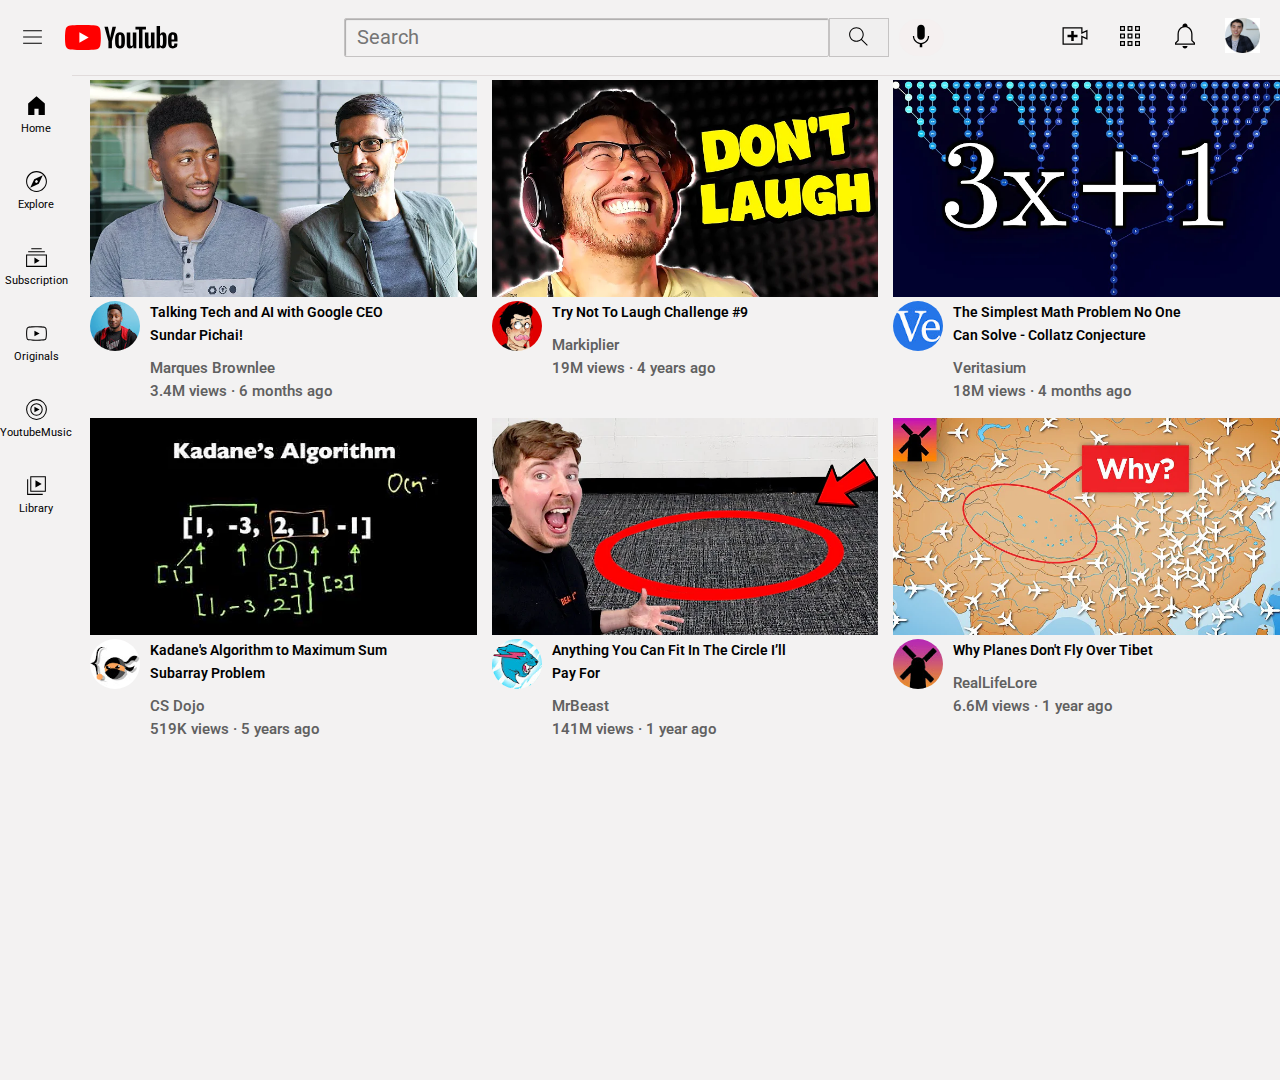
<file: index.html>
<!DOCTYPE html>
  <html>
      <head>
        <title>Youtube.com Clone</title>

        <link rel="preconnect" href="https://fonts.googleapis.com">
    <link rel="preconnect" href="https://fonts.gstatic.com" crossorigin>
    <link href="https://fonts.googleapis.com/css2?family=Roboto&display=swap" rel="stylesheet">

    <link rel="stylesheet" href="style/header.css">
    <link rel="stylesheet" href="style/content.css">
    <link rel="stylesheet" href="style/sidebar.css">
      </head>
    <body class="body"
    style="
    height: 1000px;
    "
    >
      <div class="header">
        <div class="left-sec">
          <img 
          class="hamburger"
          src="hamburger-menu.svg"
          >
          <img 
          class="youtube"
          src="youtube-logo.svg"
          >
        </div>
        <div class="middle-sec">
          <input class="search-bar" type="text" placeholder="Search">
          <button class="search-butt">
            <img 
            class="search"
            src="search.svg"
            >
            <div class="tooltip">Search</div>
          </button>
           <button class="voice-butt">
             <img 
             class="voice-search"
             src="voice-search-icon.svg"
             >
             <div class="tooltip">Voice</div>
           </button>
        </div>
        <div class="right-sec">
          <div class="upload">
            <img 
            class="up"
            src="upload.svg">
            <div class="tooltip">Upload</div>
          </div>
          <div class="youapps">
            <img 
            class="yo"
            src="youtube-apps.svg">
            <div class="tooltip">Apps</div>
          </div>
          <div class="notifi">
            <img 
            class="no"
            src="notifications.svg">
            <div class="tooltip">Notifications</div>
          </div>
          <div class="mychannel">
            <img 
            class="my"
            src="my-channel.jpeg">
          </div>
        </div>
      </div>
      <div class="sidebar">
        
        <div class="sidbar-icon">
          <img src="home.svg">
          <div>Home</div>
        </div>
        <div class="sidbar-icon">
          <img src="explore.svg">
          <div>Explore</div>
        </div>
        <div class="sidbar-icon">
          <img src="subscriptions.svg">
          <div>Subscription</div>
        </div>
        <div class="sidbar-icon">
          <img src="originals.svg">
          <div>Originals</div>
        </div>
        <div class="sidbar-icon">
          <img src="youtube-music (1).svg">
          <div>YoutubeMusic</div>
        </div>
        <div class="sidbar-icon">
          <img src="library.svg">
          <div>Library</div>
        </div>
      </div>
      <div class="div-grid">
        <div class="video-preview">
          <div class="thumb">
            <img class="pic1" src="thumbnail-1.webp">
          </div>
          <div class="chanvideo-grid">
            <div class="channel1">
              <img class="channel" src="channel-1.jpeg">
            </div>
            <div class="videotext">
              <p class="video-title">
                Talking Tech and AI with Google CEO Sundar Pichai!
              </p>
              <p class="video-author">
                Marques Brownlee
              </p>
              <p class="video-stats">
                3.4M views · 6 months ago
              </p>
            </div>
          </div>
    
    
        </div>
    
        <div class="video-preview">
          <div class="thumb">
            <img class="pic1" src="thumbnail-2.webp">
          </div>
        <div class="chanvideo-grid">
          <div class="channel1">
            <img class="channel" src="channel-2.jpeg">
          </div>
          <div class="videotext">
            <p class="video-title">
              Try Not To Laugh Challenge #9
            </p>
            <p class="video-author">
              Markiplier
            </p>
            <p class="video-stats">
              19M views · 4 years ago
            </p>
          </div>
        </div>
        </div>
    
          <div class="video-preview">
            <div class="thumb">
              <img class="pic1" src="thumbnail-4.webp">
            </div>
            <div class="chanvideo-grid">
              <div class="channel1">
                <img class="channel" src="channel-4.jpeg">
              </div>
              <div class="videotext">
                <p class="video-title">
                  The Simplest Math Problem No One Can Solve - Collatz Conjecture
                </p>
                <p class="video-author">
                  Veritasium
                </p>
                <p class="video-stats">
                  18M views · 4 months ago
                </p>
              </div>
            </div>
    
    
          </div>
    
          <div class="video-preview">
            <div class="thumb">
              <img class="pic1" src="thumbnail-5.webp">
            </div>
          <div class="chanvideo-grid">
            <div class="channel1">
              <img class="channel" src="channel-5.jpeg">
            </div>
            <div class="videotext">
              <p class="video-title">
                Kadane's Algorithm to Maximum Sum Subarray Problem
              </p>
              <p class="video-author">
                CS Dojo
              </p>
              <p class="video-stats">
                519K views · 5 years ago
              </p>
            </div>
          </div>
          </div>
    
          <div class="video-preview">
            <div class="thumb">
              <img class="pic1" src="thumbnail-6.webp">
            </div>
            <div class="chanvideo-grid">
              <div class="channel1">
                <img class="channel" src="channel-6.jpeg">
              </div>
              <div class="videotext">
                <p class="video-title">
                  Anything You Can Fit In The Circle I’ll Pay For
                </p>
                <p class="video-author">
                  MrBeast
                </p>
                <p class="video-stats">
                  141M views · 1 year ago
                </p>
              </div>
            </div>
      
      
          </div>
      
          <div class="video-preview">
            <div class="thumb">
              <img class="pic1" src="thumbnail-7.webp">
            </div>
          <div class="chanvideo-grid">
            <div class="channel1">
              <img class="channel" src="channel-7.jpeg">
            </div>
            <div class="videotext">
              <p class="video-title">
                Why Planes Don't Fly Over Tibet
              </p>
              <p class="video-author">
                RealLifeLore
              </p>
              <p class="video-stats">
                6.6M views · 1 year ago
              </p>
            </div>
          </div>
          </div>
      </div>
    </body>
  </html>
</file>
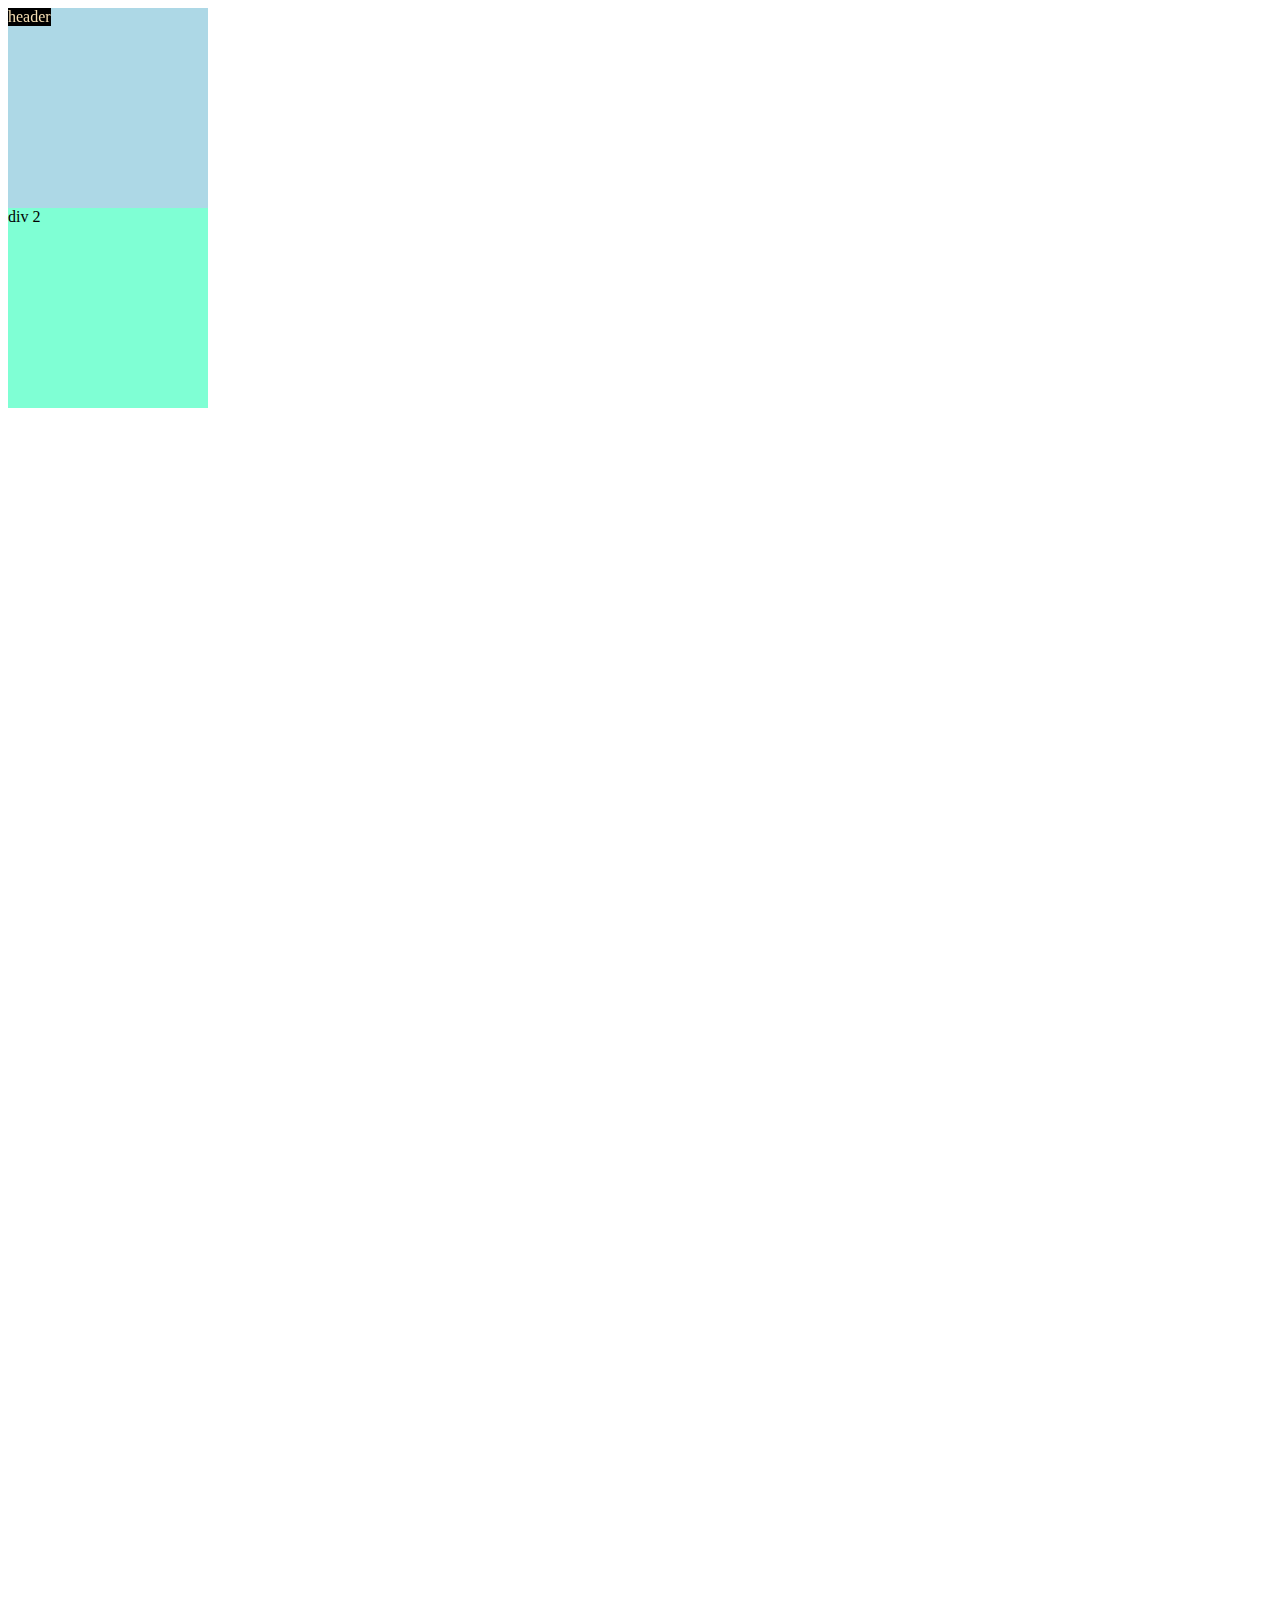
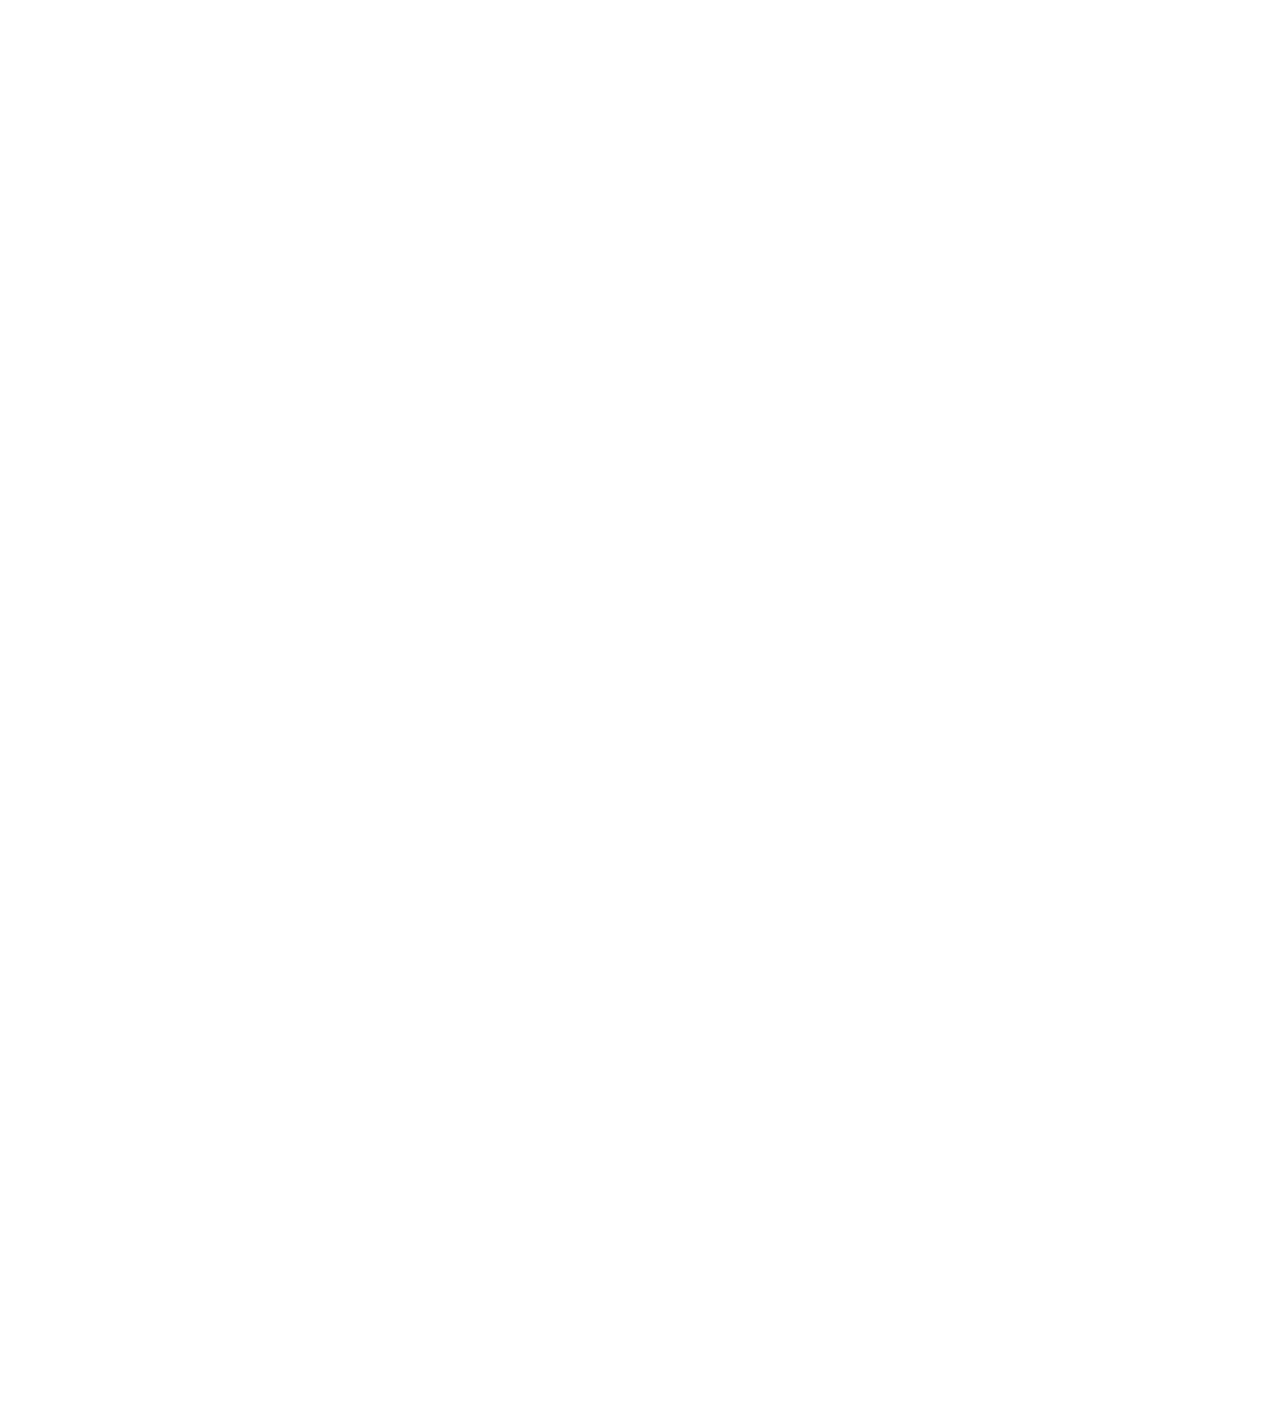
<file: style/position.html>
<!DOCTYPE html>
<html>
    <head>
        <title>Posittion Practice</title>
    </head>
    <body style="
    
    height: 3000px;
    ">
        <div style="background-color: black;
        color:wheat;
        position: fixed;
        ">
            header
        </div>
        <div style="
        background-color:lightblue;
        height: 200px;
        width: 200px;
        ">
            div 1
        </div>
        <div style="
        background-color:aquamarine;
        height: 200px;
        width: 200px;
        ">
            div 2
        </div>
    </body>
</html>
</file>
<file: style/header.css>
.body{
  margin: 0px;
  padding-top: 80px;
  background-color: rgb(243, 242, 242);
}
.search-bar{
  font-size: 20px;
  display: block;
  background-color: rgb(243, 242, 242);
}
.header{
  background-color: white;
  height: 75px;
  display: flex;
  flex-direction: row;
  justify-content: space-between;
  position: fixed;
  top: 0;
  left: 0;
  right: 0;
  border-bottom-width: 1px;
  border-bottom-style: solid;
  border-bottom-color: rgb(224, 219, 219);
  background-color: rgb(243, 242, 242);
  
}


.left-sec{
  display: flex;
  align-items: center;
}
.hamburger{
  height: 25px;
  margin-right: 20px;
  margin-left: 20px;
}
.youtube{
  height: 25px;
}
.middle-sec{
  display: flex;
  align-items: center;
  flex: 1;
  margin-left: 70px;
  margin-right:20px;
  max-width: 600px;
}
.search-bar{
  flex: 1;
  height: 35px;
  padding-left: 12px;
  border-width: 1px;
  border-style: solid;
  border-color: rgb(197, 195, 195);
  border-radius: 2px;
  box-shadow: inset 1px 1px 1px rgb(0, 0 ,0 ,0.3);
  width: 0;
}
.search-bar::placeholder{
  font-family: roboto;
  font-size: 20px;
}
.search-butt{
  background-color: rgb(240, 239, 239);
  height: 39px;
  width: 60px;
  border-width: 1px;
  border-style: solid;
  border-color: rgb(197, 195, 195);
  margin-right: 10px;
  position:relative;
}
.search-butt .tooltip {
  position: absolute;
  background-color: gray;
  color: white;
  padding-top: 4px;
  padding-bottom: 4px;
  padding-left: 7px;
  padding-right: 7px;
  font-size: 12px;
  bottom:-30px;
  opacity: 0;
  pointer-events: none;
}
.search-butt:hover .tooltip {
  opacity: 1;
}

.search{
  height: 25px;
}
.voice-butt{
  background-color: rgb(245, 240, 240);
  height: 50spx;
  width: 45px;
  border-width: 1px;
  border-color:rgb(245, 240, 240);
  border-style: solid;
  border-radius: 20px;
}
.voice-butt .tooltip {
  position: absolute;
  background-color: gray;
  color: white;
  padding-top: 4px;
  padding-bottom: 4px;
  padding-left: 7px;
  padding-right: 7px;
  font-size: 12px;
  bottom:-12px;
  opacity: 0;
  pointer-events: none;
}
.voice-butt:hover .tooltip {
  opacity: 1;
}
.voice-search{
  height: 30px;
}
.right-sec{
  display: flex;
  align-items:center;
  width: 200px;
  justify-content: space-between;
  margin-right: 20px;
  flex-shrink: 0;
}
.upload{
 
}
.upload .tooltip {
  position: absolute;
  background-color: gray;
  color: white;
  padding-top: 4px;
  padding-bottom: 4px;
  padding-left: 7px;
  padding-right: 7px;
  font-size: 12px;
  bottom:-12px;
  opacity: 0;
  pointer-events: none;
}
.upload:hover .tooltip {
  opacity: 1;
}
.up{
  height: 30px;
}
.youapps{

}
.youapps .tooltip {
  position: absolute;
  background-color: gray;
  color: white;
  padding-top: 4px;
  padding-bottom: 4px;
  padding-left: 7px;
  padding-right: 7px;
  font-size: 12px;
  bottom:-12px;
  opacity: 0;
  pointer-events: none;
}
.youapps:hover .tooltip {
  opacity: 1;
}

.yo{
  height: 30px;
}
.notifi{

}
.notifi .tooltip {
  position: absolute;
  background-color: gray;
  color: white;
  padding-top: 4px;
  padding-bottom: 4px;
  padding-left: 7px;
  padding-right: 7px;
  font-size: 12px;
  bottom:-12px;
  opacity: 0;
  pointer-events: none;
}
.notifi:hover .tooltip {
  opacity: 1;
}
.no{
  height: 30px;
}
.mychannel{

}
.my{
 height: 35px;
}
</file>
<file: style/content.css>
p{
  font-family: roboto,arial;
  margin-top: 0;
  margin-bottom: 0;
}
.div-grid{
  display: grid;
  grid-template-columns: 1fr 1fr 1fr;
  column-gap: 15px;
  row-gap: 15px;
  padding-left: 90px;
}
.thumb{

}

.pic1{
  width: 100%;
}

.video-preview{
  vertical-align: top;
}
.chanvideo-grid{
  display: grid;
  grid-template-columns: 50px 1fr;
}
.channel1{
  width: 50px;
  vertical-align: top;
}
.videotext{
  width: 245px;
  vertical-align: top;
  line-height: 23px;
  margin-left: 10px;
}
.video-title{
  margin-top: 0;
  font-size: 14px;
  font-weight: 600;
  margin-bottom: 10px;
}

.video-stats,
.video-author{
  font-size: 15px;
  font-weight: 550;
  color: #606060;
}
.video-author{
  margin-top: 4px;
}
.channel{
  border-radius: 30px;
  width: 100%;
}
</file>
<file: style/sidebar.css>
.sidebar{
    position: fixed;
    background-color: white;
    width: 72px;
    left:0;
    bottom: 0;
    top:75px;
    z-index:100;
    background-color: rgb(243, 242, 242);
  }
  .sidbar-icon{
    height: 75px;
    margin-top: 1px;
    display: flex;
    justify-content: center;
    align-items: center;
    flex-direction: column;
    cursor: pointer;
    }
  .sidbar-icon:hover{
    background-color: lightslategray;
  }

  .sidbar-icon img {
      height: 25px;
      margin-bottom: 4px;
  }
  .sidbar-icon div {
    font-family: roboto;
    font-size: 11px;
  }
</file>
